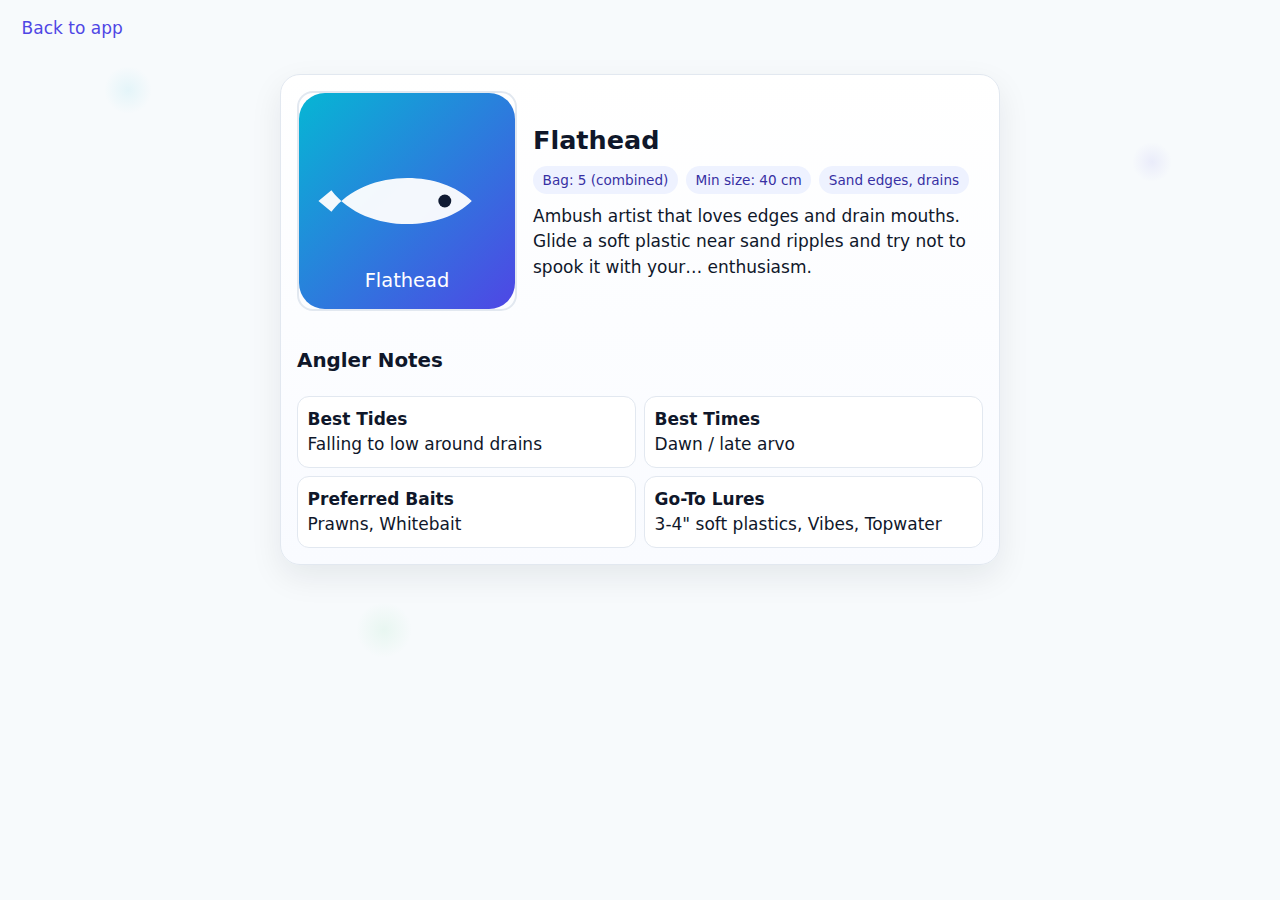
<file: species.html>
<!doctype html>
<html lang="en">
<head>
  <meta charset="utf-8" />
  <meta name="viewport" content="width=device-width,initial-scale=1" />
  <title>Species Bio — Fishing For Farts</title>
  <link rel="icon" href="assets/logo.svg" type="image/svg+xml" />
  <link rel="stylesheet" href="style.css" />
  <script defer src="https://cdn.jsdelivr.net/npm/feather-icons@4.29.2/dist/feather.min.js"></script>
  <script defer src="species.js"></script>
  <style>
    .poke-wrap{display:grid;place-items:center; padding:1rem}
    .poke-card{
      width:min(720px,96vw);
      border-radius:20px;
      background:linear-gradient(180deg,#fff,#f9fbff);
      border:1px solid var(--grid);
      box-shadow:0 12px 32px rgba(15,23,42,.08);
      overflow:hidden;
    }
    .poke-header{display:grid; grid-template-columns:220px 1fr; gap:1rem; padding:1rem; align-items:center}
    .poke-img{width:220px; height:220px; object-fit:cover; border-radius:16px; border:2px solid var(--grid)}
    .poke-title{margin:0}
    .poke-badges{display:flex; gap:.5rem; flex-wrap:wrap; margin-top:.4rem}
    .poke-section{padding:0 1rem 1rem}
    .poke-stats{display:grid; grid-template-columns:repeat(2,minmax(0,1fr)); gap:.5rem}
    .stat{background:#fff; border:1px solid var(--grid); border-radius:12px; padding:.6rem}
    .back{display:inline-flex; align-items:center; gap:.35rem; margin:1rem; text-decoration:none}
  </style>
</head>
<body>
  <a href="index.html" class="back"><i data-feather="arrow-left"></i> Back to app</a>
  <div class="poke-wrap">
    <article id="card" class="poke-card" hidden>
      <header class="poke-header">
        <img id="img" class="poke-img" alt="Species image" />
        <div>
          <h2 id="title" class="poke-title"></h2>
          <div class="poke-badges">
            <span class="badge" id="bag"></span>
            <span class="badge" id="min"></span>
            <span class="badge" id="habitat"></span>
          </div>
          <p id="blurb" style="margin:.6rem 0 0"></p>
        </div>
      </header>
      <section class="poke-section">
        <h3>Angler Notes</h3>
        <div class="poke-stats">
          <div class="stat"><strong>Best Tides</strong><div id="bestTides"></div></div>
          <div class="stat"><strong>Best Times</strong><div id="bestTimes"></div></div>
          <div class="stat"><strong>Preferred Baits</strong><div id="baits"></div></div>
          <div class="stat"><strong>Go-To Lures</strong><div id="lures"></div></div>
        </div>
      </section>
    </article>
  </div>
</body>
</html>
</file>
<file: style.css>
:root{
  --bg:#f7fafc;
  --card:#ffffff;
  --ink:#0f172a;
  --muted:#475569;
  --primary:#4f46e5;
  --accent:#06b6d4;
  --good:#16a34a;
  --warn:#eab308;
  --bad:#ef4444;
  --grid:#e2e8f0;
}

*{box-sizing:border-box}
html,body{height:100%}
body{margin:0;font:17px/1.5 system-ui,-apple-system,Segoe UI,Roboto,Helvetica Neue,Arial,Noto Sans;color:var(--ink);background:var(--bg)}
a{color:var(--primary)}

.app-header{position:sticky;top:0;z-index:20;display:flex;align-items:center;justify-content:space-between;gap:1rem;padding:.75rem 1rem;background:var(--card);border-bottom:1px solid var(--grid)}
.brand{display:flex;align-items:center;gap:.75rem}
.logo{width:44px;height:44px}
h1{font-size:1.25rem;margin:0}
.subtitle{margin:0;color:var(--muted);font-size:.9rem}
.header-actions{display:flex;gap:.5rem;flex-wrap:wrap}

.btn{display:inline-flex;align-items:center;gap:.4rem;border:1px solid var(--grid);background:#fff;color:#111827;padding:.6rem .9rem;border-radius:14px;cursor:pointer}
.btn.primary{background:var(--primary);color:#fff;border:none}
.btn.small{padding:.4rem .6rem;font-size:.95rem}

.layout{display:grid;gap:1rem;padding:1rem;max-width:1400px;margin:0 auto;grid-template-columns:1fr;align-items:start}
.panel .card{background:var(--card);border:1px solid var(--grid);border-radius:16px;padding:1rem;box-shadow:0 4px 16px rgba(15,23,42,.05)}
.card h2{display:flex;align-items:center;gap:.5rem;margin:0 0 .75rem}
.card.now .conditions{display:grid;grid-template-columns:repeat(2,minmax(0,1fr));gap:.35rem .75rem}
.status{margin:.25rem 0 .5rem}
.muted{color:var(--muted)}
.label{color:var(--muted);margin-right:.35rem}
.pun{margin:.6rem 0 0;color:#6b7280;font-style:italic}

.species-grid{display:grid;grid-template-columns:1fr 1fr;gap:.75rem}
.species-card{display:grid;grid-template-columns:68px 1fr;gap:.6rem;align-items:center;border:1px solid var(--grid);border-radius:14px;padding:.6rem;background:linear-gradient(180deg,#fff,#fafcff)}
.species-card img{width:68px;height:68px;object-fit:cover;border-radius:12px}
.species-card .meta{display:flex;flex-direction:column;gap:2px}
.chance{font-weight:700}
.chance.good{color:var(--good)}.chance.ok{color:var(--warn)}.chance.bad{color:var(--bad)}
.species-card a{color:var(--primary);font-weight:600;text-decoration:none}

.map-card #map{height:480px;border-radius:12px;overflow:hidden}
.leaflet-popup-content-wrapper{border-radius:12px}
.spot-label{background:#111827;color:#fff;border:none;border-radius:8px;padding:.15rem .4rem;box-shadow:0 2px 8px rgba(0,0,0,.2)}
.spot-list{list-style:none;margin:0;padding:0;display:grid;gap:.6rem}
.spot-item{display:grid;grid-template-columns:1fr auto;gap:.4rem;align-items:center;border:1px solid var(--grid);padding:.7rem;border-radius:12px}
.spot-item .sub{color:var(--muted);font-size:.95rem}
.spot-actions{display:flex;gap:.35rem;align-items:center}
.badge{border-radius:999px;padding:.25rem .6rem;background:#eef2ff;color:#3730a3;font-size:.85rem}

.chart canvas{width:100%}
.legend-note{color:var(--muted);font-size:.9rem;margin-top:.4rem}

.catches-header{display:flex;align-items:center;justify-content:space-between}
.xp-bar-wrap{background:#f3f4f6;border-radius:999px;padding:.25rem;border:1px solid var(--grid);margin:.5rem 0 1rem}
.xp-bar{height:22px;background:linear-gradient(90deg,var(--accent),var(--primary));border-radius:999px;width:0%;display:flex;align-items:center;justify-content:center;color:#fff;font-weight:700}
.catch-list{list-style:none;margin:0;padding:0;display:grid;gap:.5rem}
.catch-item{list-style:none;display:grid;grid-template-columns:auto 1fr;gap:.6rem;align-items:center;border:1px solid var(--grid);padding:.6rem;border-radius:12px}
.thumb{width:44px;height:44px;border-radius:10px;background:url('assets/fart.svg') center/cover no-repeat}

.arrow{display:inline-block;margin-left:.4rem;width:16px;height:16px;background:url('assets/arrow.svg') center/contain no-repeat;transform:rotate(0deg);vertical-align:middle}

.app-footer{padding:1rem;text-align:center;color:var(--muted)}

@media (min-width: 1000px){.layout{grid-template-columns:420px minmax(0,1fr)}.species-grid{grid-template-columns:1fr 1fr}.map-card #map{height:540px}}
@media (max-width: 420px){.species-grid{grid-template-columns:1fr}}

body{background-image:radial-gradient(24px 24px at 10% 10%, rgba(6,182,212,.08), transparent),radial-gradient(20px 20px at 90% 18%, rgba(79,70,229,.08), transparent),radial-gradient(28px 28px at 30% 70%, rgba(34,197,94,.07), transparent);background-attachment: fixed}
</file>
